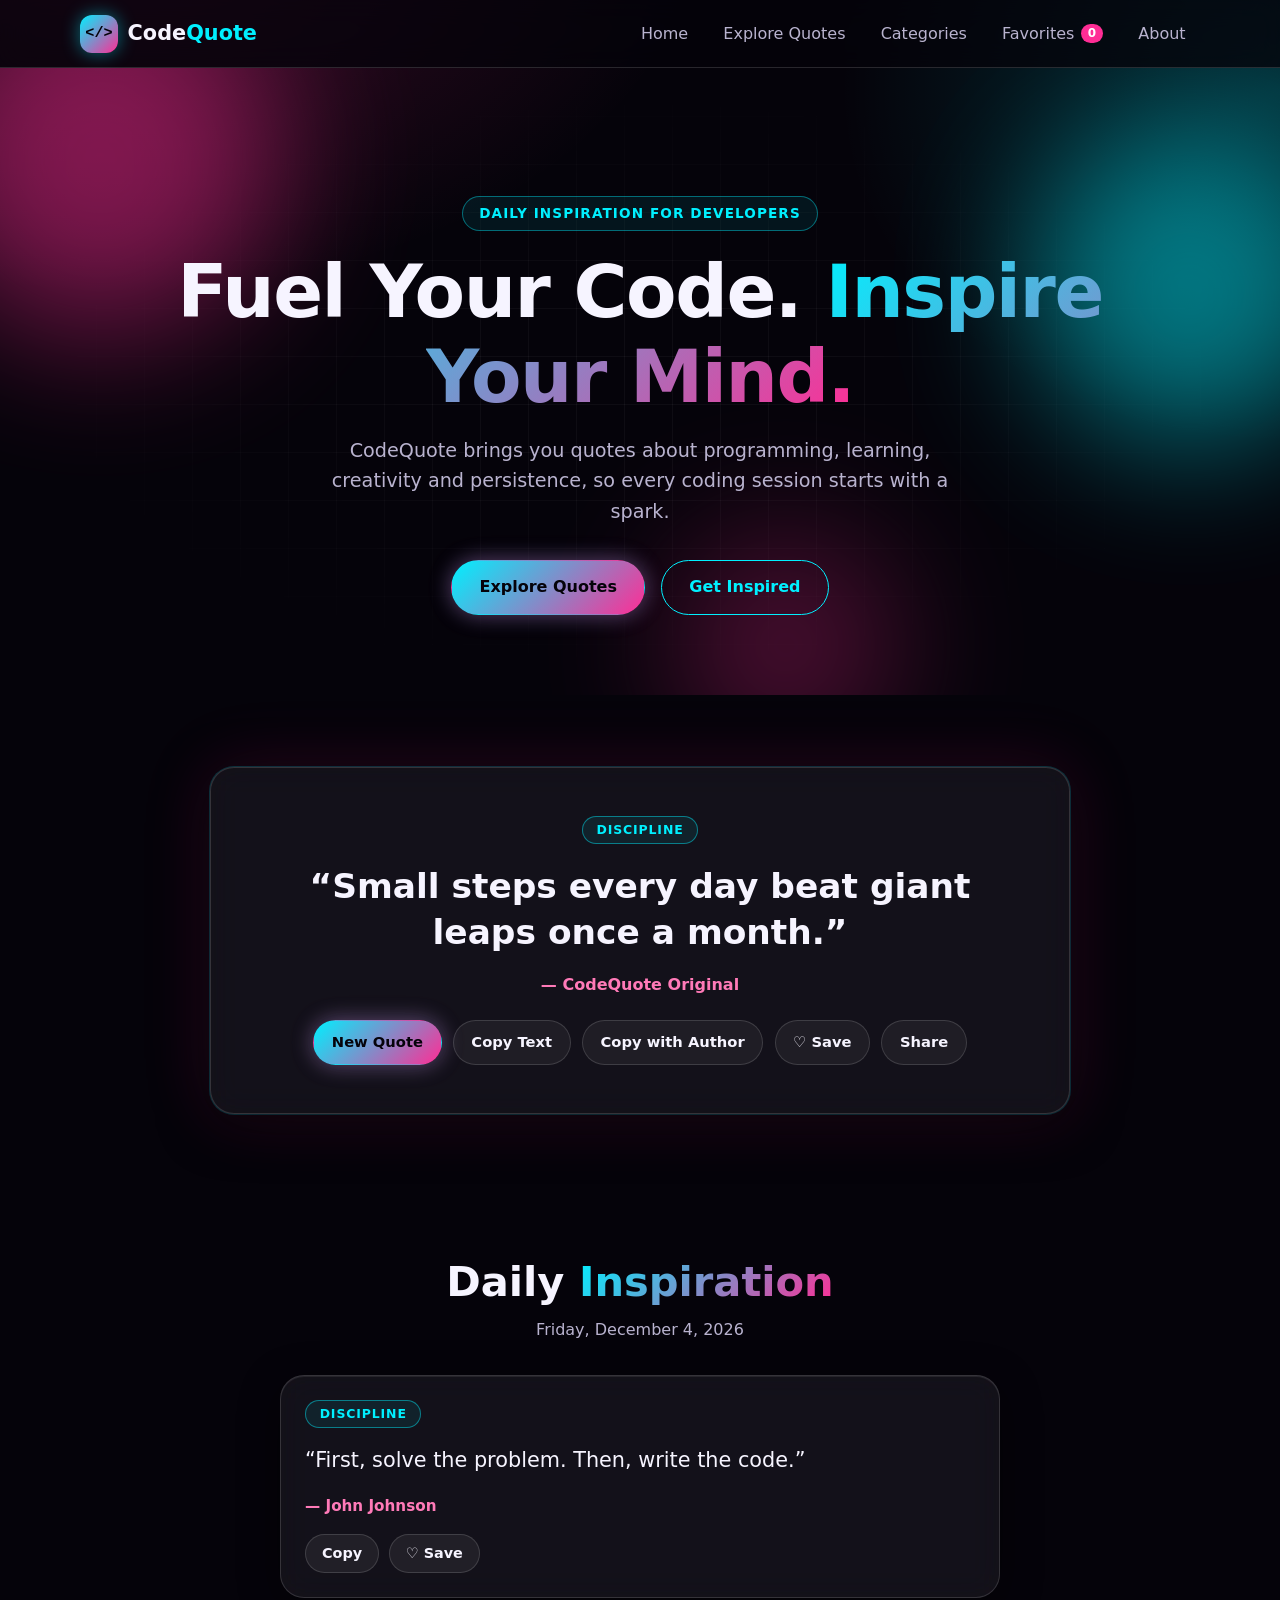
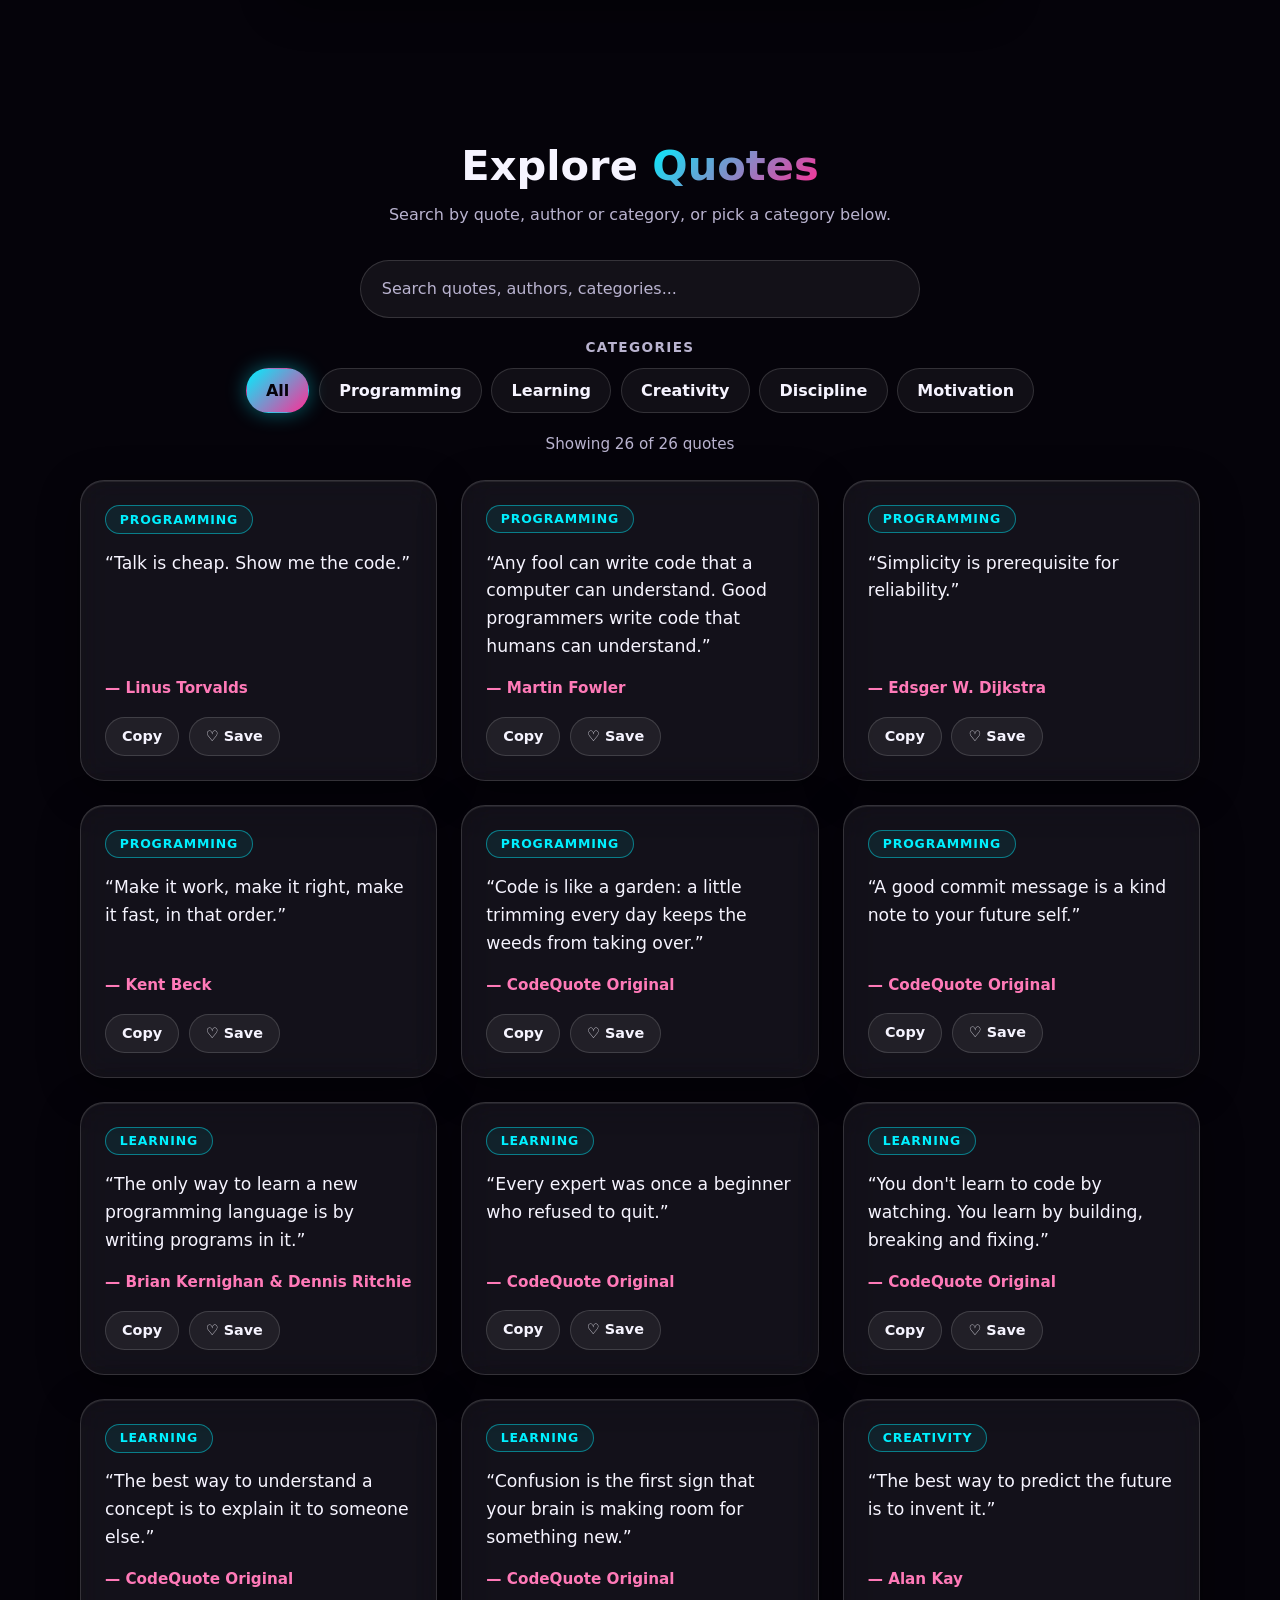
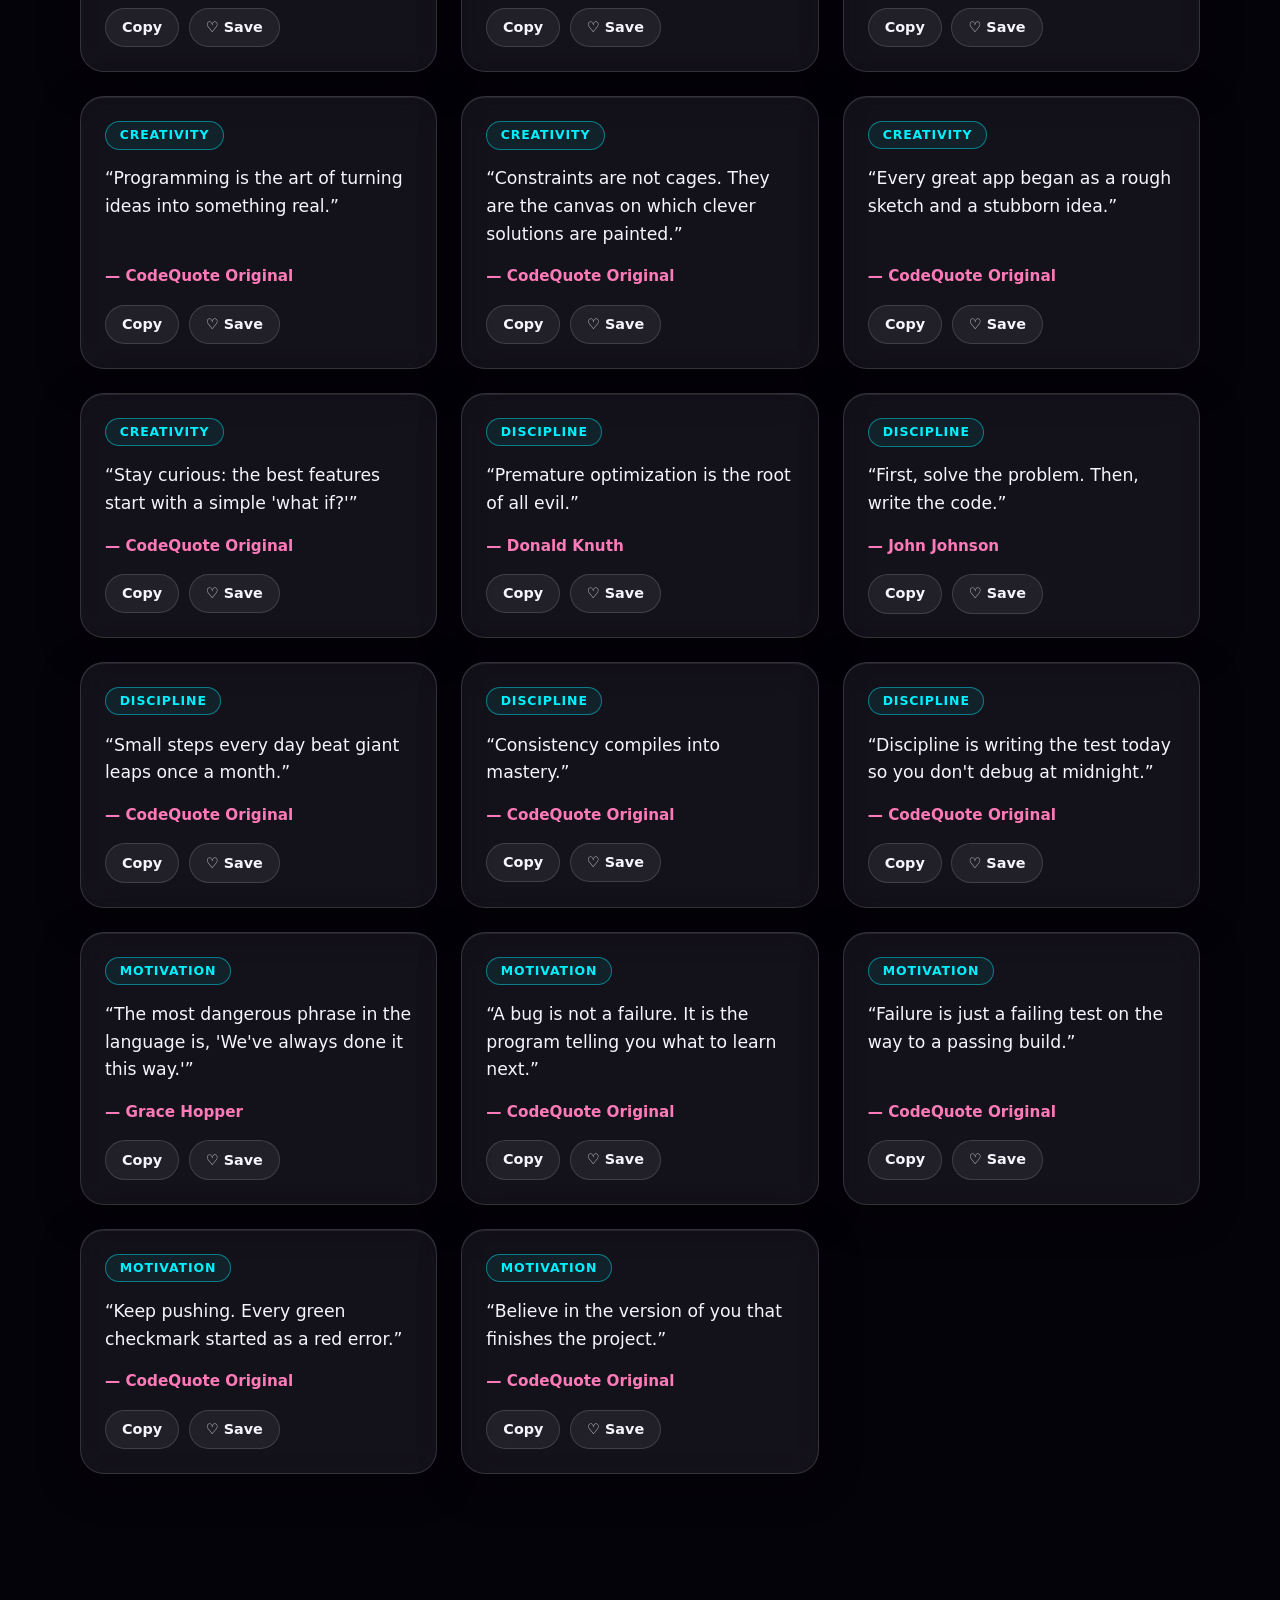
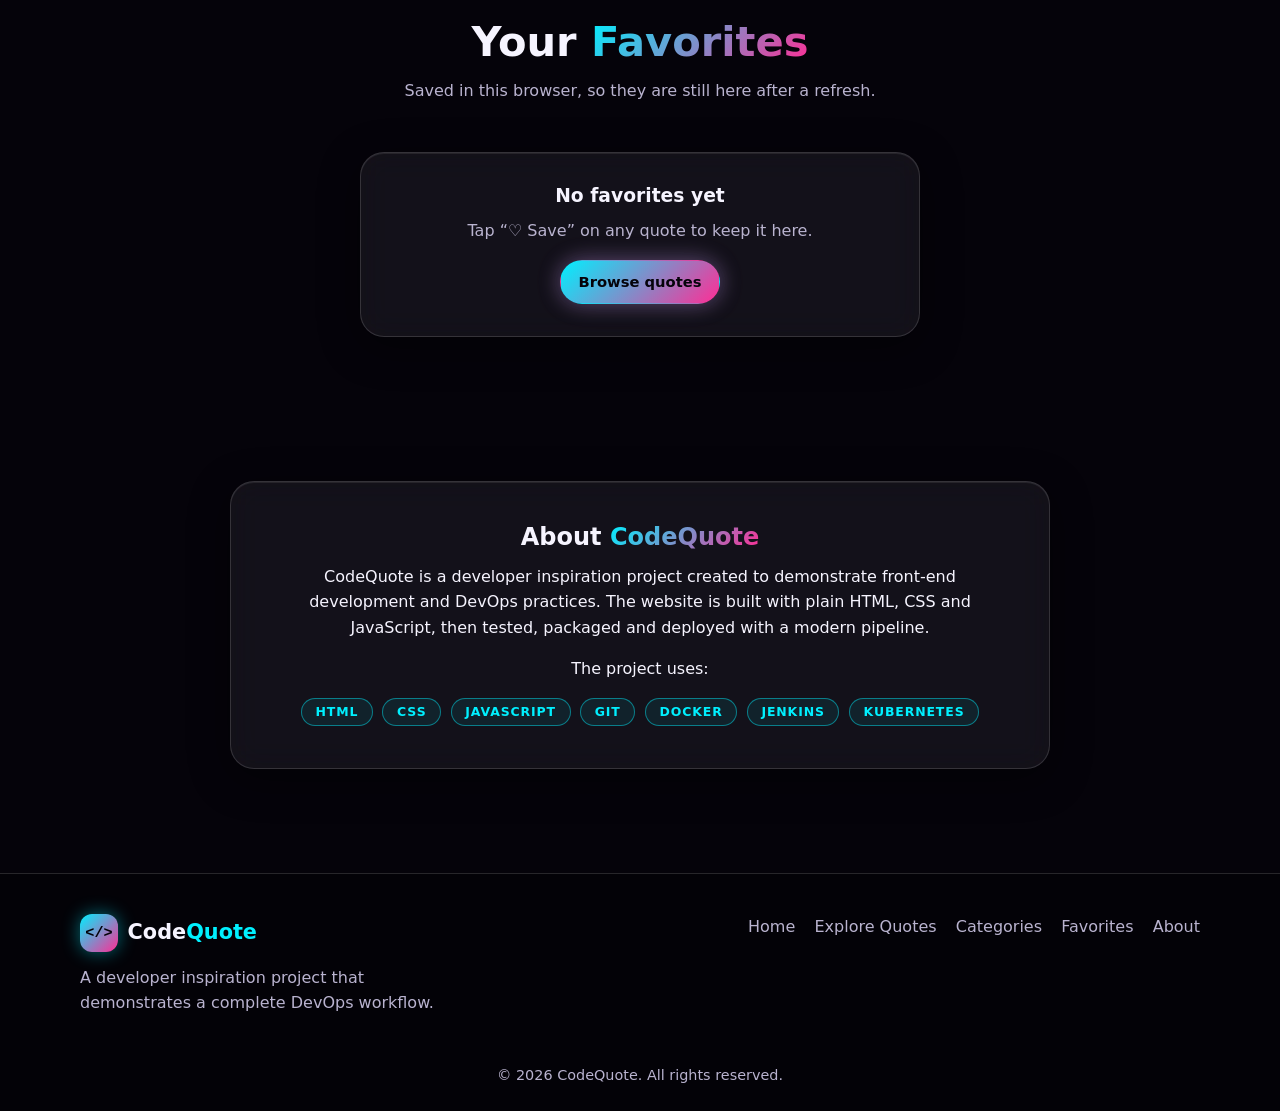
<file: CodeQuote/app/index.html>
<!DOCTYPE html>
<html lang="en">
<head>
  <meta charset="UTF-8">
  <meta name="viewport" content="width=device-width, initial-scale=1.0">
  <title>CodeQuote | Developer Inspiration</title>
  <meta name="description" content="CodeQuote: daily inspiration, quotes and motivation for developers.">
  <meta name="theme-color" content="#05030a">
  <link rel="icon" href="data:image/svg+xml,%3Csvg xmlns='http://www.w3.org/2000/svg' viewBox='0 0 100 100'%3E%3Crect width='100' height='100' rx='22' fill='%2305030a'/%3E%3Ctext x='50' y='64' font-size='44' text-anchor='middle' fill='%2300f0ff' font-family='monospace'%3ECQ%3C/text%3E%3C/svg%3E">
  <link rel="stylesheet" href="style.css">
</head>
<body>
  <a class="skip-link" href="#main">Skip to main content</a>

  <header class="site-header">
    <nav class="nav container" aria-label="Main navigation">
      <a class="logo" href="#home" aria-label="CodeQuote home">
        <span class="logo-mark" aria-hidden="true">&lt;/&gt;</span>
        <span>Code<b>Quote</b></span>
      </a>

      <button class="menu-toggle" id="menuToggle" type="button"
              aria-expanded="false" aria-controls="navLinks" aria-label="Toggle menu">
        <span></span><span></span><span></span>
      </button>

      <ul class="nav-links" id="navLinks">
        <li><a href="#home">Home</a></li>
        <li><a href="#explore">Explore Quotes</a></li>
        <li><a href="#categories">Categories</a></li>
        <li><a href="#favorites">Favorites <span class="badge" id="favCount" aria-label="saved quotes">0</span></a></li>
        <li><a href="#about">About</a></li>
      </ul>
    </nav>
  </header>

  <main id="main">
    <section class="hero" id="home">
      <div class="shape shape-1" aria-hidden="true"></div>
      <div class="shape shape-2" aria-hidden="true"></div>
      <div class="shape shape-3" aria-hidden="true"></div>
      <div class="container hero-inner">
        <p class="eyebrow">Daily inspiration for developers</p>
        <h1>Fuel Your Code. <span class="gradient-text">Inspire Your Mind.</span></h1>
        <p class="hero-sub">
          CodeQuote brings you quotes about programming, learning, creativity and
          persistence, so every coding session starts with a spark.
        </p>
        <div class="hero-actions">
          <a class="btn btn-primary" href="#explore">Explore Quotes</a>
          <button class="btn btn-ghost" id="inspireBtn" type="button">Get Inspired</button>
        </div>
      </div>
    </section>
    <section class="section" id="featured" aria-labelledby="featuredTitle">
      <div class="container">
        <h2 id="featuredTitle" class="sr-only">Featured quote</h2>
        <article class="featured-card glass" id="featuredCard">
          <span class="tag" id="featuredCategory"></span>
          <blockquote><p id="featuredText"></p></blockquote>
          <p class="author" id="featuredAuthor"></p>
          <div class="actions">
            <button class="btn btn-primary btn-small" type="button" data-action="new">New Quote</button>
            <button class="btn btn-outline btn-small" type="button" data-action="copy-text">Copy Text</button>
            <button class="btn btn-outline btn-small" type="button" data-action="copy-full">Copy with Author</button>
            <button class="btn btn-outline btn-small fav-btn" id="featuredFav" type="button" data-action="favorite" aria-pressed="false">♡ Save</button>
            <button class="btn btn-outline btn-small" type="button" data-action="share">Share</button>
          </div>
        </article>
      </div>
    </section>
    <section class="section" id="daily" aria-labelledby="dailyTitle">
      <div class="container narrow">
        <div class="section-head">
          <h2 id="dailyTitle">Daily <span class="gradient-text">Inspiration</span></h2>
          <p id="dailyDate" class="muted"></p>
        </div>
        <div id="dailyCard"></div>
      </div>
    </section>
    <section class="section" id="explore" aria-labelledby="exploreTitle">
      <div class="container">
        <div class="section-head">
          <h2 id="exploreTitle">Explore <span class="gradient-text">Quotes</span></h2>
          <p class="muted">Search by quote, author or category, or pick a category below.</p>
        </div>

        <div class="search-wrap">
          <label class="sr-only" for="searchInput">Search quotes</label>
          <input id="searchInput" type="search" placeholder="Search quotes, authors, categories..." autocomplete="off">
        </div>

        <div class="filters-wrap" id="categories">
          <h3 class="filters-title">Categories</h3>
          <div class="filters" id="filters" role="group" aria-label="Filter quotes by category">
            <button class="chip is-active" type="button" data-category="All" aria-pressed="true">All</button>
            <button class="chip" type="button" data-category="Programming" aria-pressed="false">Programming</button>
            <button class="chip" type="button" data-category="Learning" aria-pressed="false">Learning</button>
            <button class="chip" type="button" data-category="Creativity" aria-pressed="false">Creativity</button>
            <button class="chip" type="button" data-category="Discipline" aria-pressed="false">Discipline</button>
            <button class="chip" type="button" data-category="Motivation" aria-pressed="false">Motivation</button>
          </div>
        </div>

        <p class="results-count muted" id="resultsCount" aria-live="polite"></p>
        <div class="quote-grid" id="quoteGrid"></div>

        <div class="empty glass" id="emptyState" hidden>
          <h3>No quotes found</h3>
          <p class="muted">Nothing matches your search. Try a different word or category.</p>
          <button class="btn btn-primary btn-small" type="button" id="resetBtn">Clear search and filters</button>
        </div>
      </div>
    </section>

    <section class="section" id="favorites" aria-labelledby="favoritesTitle">
      <div class="container">
        <div class="section-head">
          <h2 id="favoritesTitle">Your <span class="gradient-text">Favorites</span></h2>
          <p class="muted">Saved in this browser, so they are still here after a refresh.</p>
        </div>
        <div class="quote-grid" id="favGrid"></div>
        <div class="empty glass" id="favEmpty" hidden>
          <h3>No favorites yet</h3>
          <p class="muted">Tap “♡ Save” on any quote to keep it here.</p>
          <a class="btn btn-primary btn-small" href="#explore">Browse quotes</a>
        </div>
      </div>
    </section>

    <section class="section" id="about" aria-labelledby="aboutTitle">
      <div class="container narrow">
        <div class="glass about-card">
          <h2 id="aboutTitle">About <span class="gradient-text">CodeQuote</span></h2>
          <p>
            CodeQuote is a developer inspiration project created to demonstrate
            front-end development and DevOps practices. The website is built with
            plain HTML, CSS and JavaScript, then tested, packaged and deployed with
            a modern pipeline.
          </p>
          <p>The project uses:</p>
          <ul class="tech-list">
            <li class="tag">HTML</li>
            <li class="tag">CSS</li>
            <li class="tag">JavaScript</li>
            <li class="tag">Git</li>
            <li class="tag">Docker</li>
            <li class="tag">Jenkins</li>
            <li class="tag">Kubernetes</li>
          </ul>
        </div>
      </div>
    </section>
  </main>
  <footer class="site-footer">
    <div class="container footer-grid">
      <div>
        <a class="logo" href="#home" aria-label="CodeQuote home">
          <span class="logo-mark" aria-hidden="true">&lt;/&gt;</span>
          <span>Code<b>Quote</b></span>
        </a>
        <p class="muted">A developer inspiration project that demonstrates a complete DevOps workflow.</p>
      </div>
      <nav aria-label="Footer navigation">
        <ul class="footer-links">
          <li><a href="#home">Home</a></li>
          <li><a href="#explore">Explore Quotes</a></li>
          <li><a href="#categories">Categories</a></li>
          <li><a href="#favorites">Favorites</a></li>
          <li><a href="#about">About</a></li>
        </ul>
      </nav>
    </div>
    <p class="copyright muted">&copy; <span id="year"></span> CodeQuote. All rights reserved.</p>
  </footer>
  <div class="toast" id="toast" role="status" aria-live="polite"></div>

  <script src="script.js"></script>
</body>
</html>
</file>
<file: CodeQuote/app/style.css>
:root {
  --bg: #05030a;
  --cyan: #00f0ff;
  --pink: #ff2d95;
  --pink-soft: #ff7ab8;
  --text: #f6f4ff;
  --muted: #b9b3cf;
  --border: rgba(255, 255, 255, 0.14);
  --grad: linear-gradient(135deg, var(--cyan), var(--pink));
  --radius: 24px;
}

*, *::before, *::after { box-sizing: border-box; }

html {
  scroll-behavior: smooth;
  scroll-padding-top: 90px; 
}

body {
  margin: 0;
  min-height: 100vh;
  font-family: system-ui, -apple-system, "Segoe UI", Roboto, Helvetica, Arial, sans-serif;
  line-height: 1.6;
  color: var(--text);
  overflow-x: hidden;
  background:
    radial-gradient(60rem 40rem at 10% -10%, rgba(255, 45, 149, 0.22), transparent 60%),
    radial-gradient(50rem 40rem at 100% 10%, rgba(0, 240, 255, 0.18), transparent 55%),
    var(--bg);
  background-attachment: fixed;
}

[hidden] { display: none !important; }

h1, h2, h3 { line-height: 1.15; margin: 0 0 0.75rem; }
p { margin: 0 0 1rem; }
a { color: inherit; }
.muted { color: var(--muted); }

.container { width: min(1120px, 92%); margin-inline: auto; }
.narrow { width: min(820px, 92%); }

.sr-only {
  position: absolute; width: 1px; height: 1px; padding: 0; margin: -1px;
  overflow: hidden; clip: rect(0, 0, 0, 0); white-space: nowrap; border: 0;
}

.skip-link {
  position: absolute; left: 1rem; top: -4rem; z-index: 100;
  background: var(--cyan); color: #05030a; padding: 0.6rem 1rem;
  border-radius: 10px; font-weight: 700; text-decoration: none;
}
.skip-link:focus { top: 1rem; }

:focus-visible { outline: 3px solid var(--cyan); outline-offset: 3px; }

.gradient-text {
  color: var(--cyan);
  background: var(--grad);
  -webkit-background-clip: text;
  background-clip: text;
  -webkit-text-fill-color: transparent;
}
.glass {
  background: rgba(255, 255, 255, 0.06);
  border: 1px solid var(--border);
  border-radius: var(--radius);
  -webkit-backdrop-filter: blur(16px) saturate(140%);
  backdrop-filter: blur(16px) saturate(140%);
  box-shadow: 0 10px 40px rgba(0, 0, 0, 0.45), inset 0 1px 0 rgba(255, 255, 255, 0.08);
}

.site-header {
  position: sticky; top: 0; z-index: 50;
  background: rgba(5, 3, 10, 0.72);
  -webkit-backdrop-filter: blur(14px);
  backdrop-filter: blur(14px);
  border-bottom: 1px solid var(--border);
}
.nav { display: flex; align-items: center; justify-content: space-between; padding: 0.8rem 0; }

.logo {
  display: inline-flex; align-items: center; gap: 0.6rem;
  font-size: 1.3rem; font-weight: 600; text-decoration: none;
}
.logo b { color: var(--cyan); }
.logo-mark {
  display: grid; place-items: center; width: 38px; height: 38px;
  border-radius: 12px; font-family: ui-monospace, "Cascadia Code", Consolas, monospace;
  font-size: 0.95rem; font-weight: 700; color: #05030a; background: var(--grad);
  box-shadow: 0 0 18px rgba(0, 240, 255, 0.45);
}

.nav-links { display: flex; gap: 0.4rem; list-style: none; margin: 0; padding: 0; }
.nav-links a {
  display: inline-flex; align-items: center; gap: 0.4rem;
  padding: 0.5rem 0.9rem; border-radius: 999px; text-decoration: none;
  color: var(--muted); transition: color 0.2s, background 0.2s;
}
.nav-links a:hover { color: var(--text); background: rgba(0, 240, 255, 0.1); }

.badge {
  min-width: 1.4rem; padding: 0 0.4rem; text-align: center;
  font-size: 0.75rem; font-weight: 700; border-radius: 999px;
  background: var(--pink); color: #fff;
}

.menu-toggle {
  display: none; width: 44px; height: 44px; padding: 0; cursor: pointer;
  background: transparent; border: 1px solid var(--border); border-radius: 12px;
  flex-direction: column; justify-content: center; align-items: center; gap: 5px;
}
.menu-toggle span {
  display: block; width: 22px; height: 2px; background: var(--text);
  border-radius: 2px; transition: transform 0.25s, opacity 0.25s;
}
.menu-toggle[aria-expanded="true"] span:nth-child(1) { transform: translateY(7px) rotate(45deg); }
.menu-toggle[aria-expanded="true"] span:nth-child(2) { opacity: 0; }
.menu-toggle[aria-expanded="true"] span:nth-child(3) { transform: translateY(-7px) rotate(-45deg); }

.btn {
  display: inline-flex; align-items: center; justify-content: center;
  padding: 0.85rem 1.7rem; font: inherit; font-weight: 600; text-decoration: none;
  cursor: pointer; border-radius: 999px; border: 1px solid transparent;
  transition: transform 0.2s, box-shadow 0.2s, background 0.2s, color 0.2s;
}
.btn:hover { transform: translateY(-2px); }
.btn:active { transform: translateY(0); }
.btn-small { padding: 0.6rem 1.1rem; font-size: 0.92rem; }

.btn-primary {
  color: #05030a; background: var(--grad);
  box-shadow: 0 0 22px rgba(255, 45, 149, 0.35), 0 0 22px rgba(0, 240, 255, 0.25);
}
.btn-primary:hover { box-shadow: 0 0 32px rgba(255, 45, 149, 0.55), 0 0 32px rgba(0, 240, 255, 0.4); }

.btn-ghost { color: var(--cyan); background: transparent; border-color: var(--cyan); }
.btn-ghost:hover { background: rgba(0, 240, 255, 0.12); box-shadow: 0 0 22px rgba(0, 240, 255, 0.35); }

.btn-outline { color: var(--text); background: rgba(255, 255, 255, 0.05); border-color: var(--border); }
.btn-outline:hover { border-color: var(--cyan); box-shadow: 0 0 16px rgba(0, 240, 255, 0.3); }

.fav-btn.is-fav { color: #fff; background: var(--pink); border-color: var(--pink); }


.hero { position: relative; overflow: hidden; padding: clamp(4rem, 12vw, 8rem) 0 clamp(3rem, 8vw, 5rem); text-align: center; }
.hero::before {
  content: ""; position: absolute; inset: 0; pointer-events: none;
  background-image:
    linear-gradient(rgba(255, 255, 255, 0.04) 1px, transparent 1px),
    linear-gradient(90deg, rgba(255, 255, 255, 0.04) 1px, transparent 1px);
  background-size: 48px 48px;
  -webkit-mask-image: radial-gradient(ellipse at center, #000 20%, transparent 70%);
  mask-image: radial-gradient(ellipse at center, #000 20%, transparent 70%);
}
.hero-inner { position: relative; z-index: 1; }

.eyebrow {
  display: inline-block; padding: 0.35rem 1rem; margin-bottom: 1.2rem;
  font-size: 0.85rem; font-weight: 600; letter-spacing: 0.08em; text-transform: uppercase;
  color: var(--cyan); border: 1px solid rgba(0, 240, 255, 0.4);
  background: rgba(0, 240, 255, 0.08); border-radius: 999px;
}
.hero h1 { font-size: clamp(2.3rem, 6.5vw, 4.6rem); letter-spacing: -0.02em; }
.hero-sub { max-width: 640px; margin: 1rem auto 2rem; font-size: clamp(1rem, 2.2vw, 1.2rem); color: var(--muted); }
.hero-actions { display: flex; flex-wrap: wrap; gap: 1rem; justify-content: center; }

.shape { position: absolute; border-radius: 50%; filter: blur(70px); opacity: 0.45; animation: float 14s ease-in-out infinite; }
.shape-1 { width: 360px; height: 360px; background: var(--pink); top: -90px; left: -80px; }
.shape-2 { width: 320px; height: 320px; background: var(--cyan); top: 60px; right: -70px; animation-delay: -5s; }
.shape-3 { width: 220px; height: 220px; background: var(--pink); bottom: -60px; right: 30%; opacity: 0.3; animation-delay: -9s; }

@keyframes float {
  0%, 100% { transform: translate(0, 0); }
  50% { transform: translate(24px, -28px); }
}
.section { padding: clamp(2.5rem, 6vw, 4.5rem) 0; }
.section-head { text-align: center; margin-bottom: 2rem; }
.section-head h2 { font-size: clamp(1.8rem, 4vw, 2.6rem); }

.tag {
  display: inline-block; padding: 0.2rem 0.85rem; font-size: 0.78rem; font-weight: 700;
  letter-spacing: 0.07em; text-transform: uppercase; color: var(--cyan);
  background: rgba(0, 240, 255, 0.08); border: 1px solid rgba(0, 240, 255, 0.45); border-radius: 999px;
}
.author { color: var(--pink-soft); font-weight: 600; }

.featured-card {
  max-width: 860px; margin: 0 auto; text-align: center;
  padding: clamp(1.6rem, 4vw, 3rem);
  box-shadow: 0 10px 50px rgba(0, 0, 0, 0.5), 0 0 0 1px rgba(0, 240, 255, 0.22), 0 0 70px rgba(255, 45, 149, 0.16);
}
.featured-card blockquote { margin: 1.2rem 0 0.6rem; }
.featured-card blockquote p { font-size: clamp(1.3rem, 3.2vw, 2.15rem); font-weight: 600; line-height: 1.35; }
.featured-card blockquote p::before { content: "\201C"; }
.featured-card blockquote p::after { content: "\201D"; }
.featured-card .author::before { content: "\2014\00a0"; }
.actions { display: flex; flex-wrap: wrap; gap: 0.7rem; justify-content: center; margin-top: 1.4rem; }
.featured-card.swap { animation: pop 0.45s ease; }

@keyframes pop {
  from { opacity: 0.3; transform: scale(0.97); }
  to { opacity: 1; transform: scale(1); }
}

.search-wrap { display: flex; justify-content: center; margin-bottom: 1.4rem; }
#searchInput {
  width: min(560px, 100%); padding: 0.95rem 1.3rem; font: inherit; color: var(--text);
  background: rgba(255, 255, 255, 0.06); border: 1px solid var(--border); border-radius: 999px;
}
#searchInput::placeholder { color: var(--muted); }
#searchInput:focus { border-color: var(--cyan); box-shadow: 0 0 20px rgba(0, 240, 255, 0.25); }

.filters-wrap { text-align: center; margin-bottom: 1.2rem; }
.filters-title { font-size: 0.85rem; letter-spacing: 0.1em; text-transform: uppercase; color: var(--muted); }
.filters { display: flex; flex-wrap: wrap; gap: 0.6rem; justify-content: center; }
.chip {
  padding: 0.55rem 1.2rem; font: inherit; font-weight: 600; cursor: pointer; color: var(--text);
  background: rgba(255, 255, 255, 0.05); border: 1px solid var(--border); border-radius: 999px;
  transition: all 0.2s;
}
.chip:hover { border-color: var(--pink); box-shadow: 0 0 14px rgba(255, 45, 149, 0.35); }
.chip.is-active { color: #05030a; background: var(--grad); border-color: transparent; box-shadow: 0 0 20px rgba(0, 240, 255, 0.4); }

.results-count { text-align: center; margin-bottom: 1.5rem; font-size: 0.95rem; }

.quote-grid { display: grid; grid-template-columns: repeat(auto-fill, minmax(280px, 1fr)); gap: 1.5rem; }
.quote-card { display: flex; flex-direction: column; padding: 1.5rem; transition: transform 0.25s, box-shadow 0.25s, border-color 0.25s; }
.quote-card:hover {
  transform: translateY(-5px); border-color: rgba(0, 240, 255, 0.5);
  box-shadow: 0 14px 44px rgba(0, 0, 0, 0.5), 0 0 30px rgba(0, 240, 255, 0.2);
}
.quote-card .tag { align-self: flex-start; }
.quote-card blockquote { margin: 1rem 0 0.5rem; flex: 1; }
.quote-card blockquote p { font-size: 1.08rem; margin: 0; }
.quote-card .author { margin: 0.5rem 0 1rem; font-size: 0.95rem; }
.card-actions { display: flex; gap: 0.6rem; margin-top: auto; }
.icon-btn {
  padding: 0.45rem 1rem; font: inherit; font-size: 0.9rem; font-weight: 600; cursor: pointer;
  color: var(--text); background: rgba(255, 255, 255, 0.06); border: 1px solid var(--border);
  border-radius: 999px; transition: all 0.2s;
}
.icon-btn:hover { border-color: var(--cyan); }
.icon-btn.is-fav { color: #fff; background: var(--pink); border-color: var(--pink); }

.daily-card { max-width: 720px; margin: 0 auto; }
.daily-card blockquote p { font-size: 1.3rem; }

.empty { max-width: 560px; margin: 1rem auto 0; padding: 2rem; text-align: center; }

.about-card { padding: clamp(1.6rem, 4vw, 2.6rem); text-align: center; }
.tech-list { display: flex; flex-wrap: wrap; gap: 0.6rem; justify-content: center; list-style: none; padding: 0; margin: 1rem 0 0; }

.site-footer { margin-top: 2rem; padding: 2.5rem 0 1.5rem; border-top: 1px solid var(--border); background: rgba(0, 0, 0, 0.35); }
.footer-grid { display: flex; flex-wrap: wrap; gap: 2rem; justify-content: space-between; }
.footer-grid p { max-width: 380px; margin-top: 0.8rem; }
.footer-links { list-style: none; margin: 0; padding: 0; display: flex; flex-wrap: wrap; gap: 0.4rem 1.2rem; }
.footer-links a { color: var(--muted); text-decoration: none; }
.footer-links a:hover { color: var(--cyan); }
.copyright { text-align: center; margin: 2rem 0 0; font-size: 0.9rem; }

.toast {
  position: fixed; left: 50%; bottom: 1.5rem; z-index: 200;
  max-width: calc(100% - 2rem); padding: 0.8rem 1.4rem; text-align: center;
  font-weight: 600; color: #05030a; background: var(--cyan); border-radius: 999px;
  box-shadow: 0 0 28px rgba(0, 240, 255, 0.5);
  opacity: 0; pointer-events: none; transform: translate(-50%, 20px);
  transition: opacity 0.25s, transform 0.25s;
}
.toast.is-visible { opacity: 1; transform: translate(-50%, 0); }
.toast.is-error { color: #fff; background: #d6246e; box-shadow: 0 0 28px rgba(255, 45, 149, 0.55); }

@media (max-width: 820px) {
  .menu-toggle { display: flex; }
  .nav-links {
    display: none; position: absolute; top: 100%; left: 0; right: 0;
    flex-direction: column; padding: 1rem 4%;
    background: rgba(5, 3, 10, 0.97); border-bottom: 1px solid var(--border);
  }
  .nav-links.is-open { display: flex; }
  .nav-links a { padding: 0.8rem 1rem; }
}

@media (max-width: 480px) {
  .actions .btn { flex: 1 1 100%; }
  .hero-actions .btn { width: 100%; }
}

@media (prefers-reduced-motion: reduce) {
  html { scroll-behavior: auto; }
  *, *::before, *::after { animation: none !important; transition: none !important; }
}
</file>
